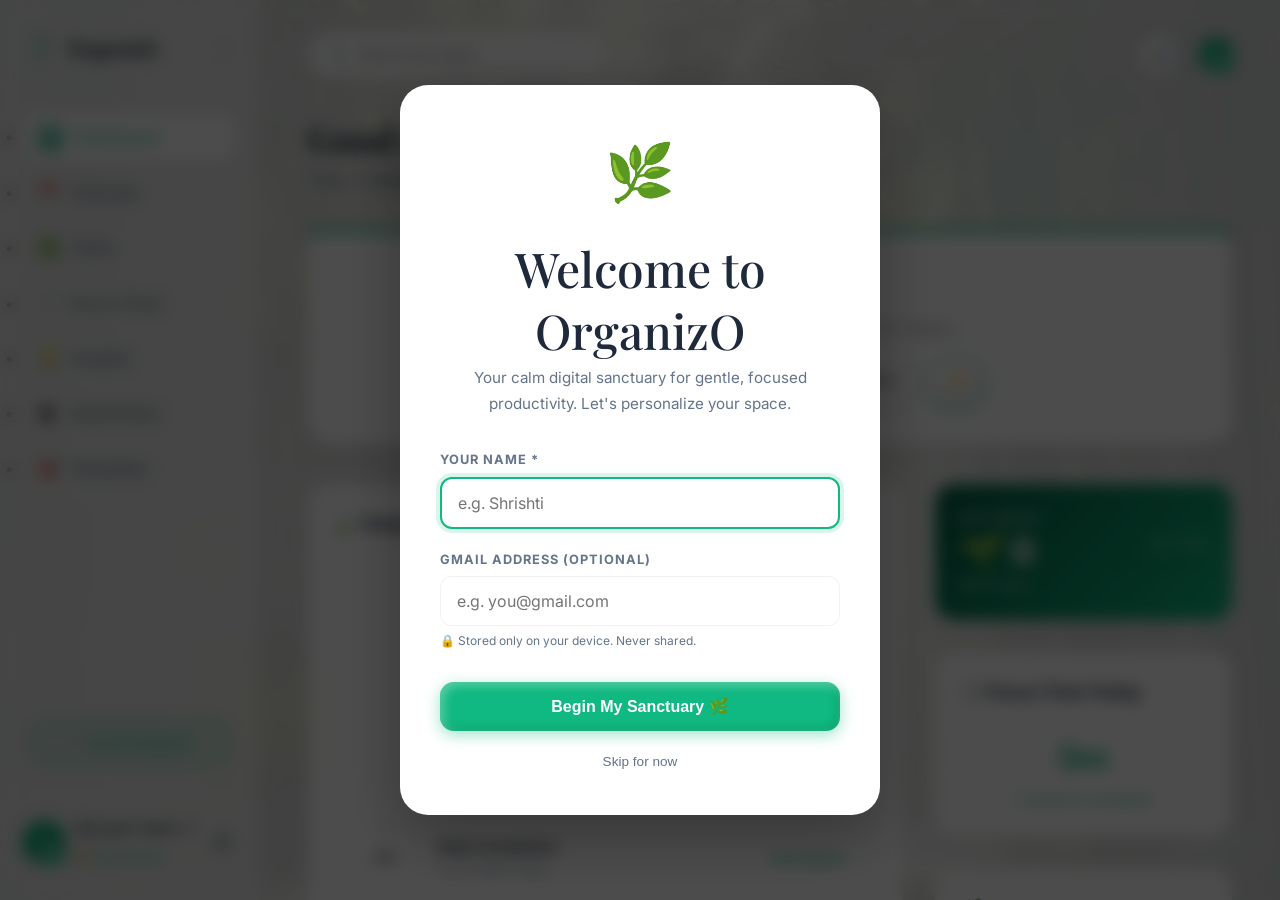
<file: app.html>
<!DOCTYPE html>
<html lang="en">

<head>
    <meta charset="UTF-8">
    <meta name="viewport" content="width=device-width, initial-scale=1.0">
    <meta http-equiv="X-UA-Compatible" content="IE=edge">
    <meta name="referrer" content="strict-origin-when-cross-origin">
    <!-- PWA / Play Store -->
    <link rel="manifest" href="manifest.json">
    <meta name="theme-color" content="#10B981">
    <meta name="mobile-web-app-capable" content="yes">
    <meta name="apple-mobile-web-app-capable" content="yes">
    <meta name="apple-mobile-web-app-status-bar-style" content="default">
    <meta name="apple-mobile-web-app-title" content="OrganizO">
    <link rel="apple-touch-icon" href="images/icon-192.png">
    <title>OrganizO - Zen Dashboard</title>
    <link rel="stylesheet" href="css/styles.css">
    <link rel="stylesheet" href="css/responsive.css">
    <link rel="stylesheet" href="css/app-styles.css">
    <link
        href="https://fonts.googleapis.com/css2?family=Playfair+Display:ital,wght@0,400;0,600;0,700;1,400&family=Inter:wght@300;400;500;600&family=Outfit:wght@300;400;600&family=Dancing+Script:wght@400;600&display=swap"
        rel="stylesheet">
    <style>
        :root {
            --app-bg: #F8FAF9;
            --accent-green: #10B981;
            --accent-green-glow: rgba(16, 185, 129, 0.4);
            --text-dark: #1E293B;
            --text-muted: #64748B;
            --glass-white: rgba(255, 255, 255, 0.7);
            --card-bg: white;
            --intention-bg: white;
            --input-bg: white;
            --ring-bg: #E2E8F0;
            --streak-bg: linear-gradient(135deg, #065F46 0%, #10B981 100%);
            --streak-text: white;
            --streak-pill: rgba(0, 0, 0, 0.05);
            --card-bg: white;
            --border-color: rgba(0,0,0,0.05);
        }

        body.app-body {
            background-color: var(--app-bg);
            background-image:
                linear-gradient(rgba(248, 250, 249, 0.85), rgba(248, 250, 249, 0.85)),
                url('./images/bamboo-bg.png');
            background-attachment: fixed;
            background-size: cover;
            color: var(--text-dark);
            font-family: 'Inter', sans-serif;
            transition: background 0.8s ease, color 0.3s ease;
        }

        /* CUSTOM THEMES */
        body.theme-sakura {
            --accent-green: #F43F5E;
            --accent-green-glow: rgba(244, 63, 94, 0.4);
            --streak-bg: linear-gradient(135deg, #881337 0%, #F43F5E 100%);
            --text-dark: #881337;
            background-image:
                linear-gradient(rgba(248, 250, 249, 0.75), rgba(248, 250, 249, 0.75)),
                url('./images/sakura.png');
        }
        body.theme-ocean {
            --accent-green: #0ea5e9;
            --accent-green-glow: rgba(14, 165, 233, 0.4);
            --streak-bg: linear-gradient(135deg, #075985 0%, #0EA5E9 100%);
            --text-dark: #075985;
            --text-muted: #334155;
            background-image:
                linear-gradient(rgba(240, 249, 255, 0.85), rgba(240, 249, 255, 0.85)),
                url('./images/ocean.png');
        }
        body.theme-sandstone {
            --accent-green: #D97706;
            --accent-green-glow: rgba(217, 119, 6, 0.4);
            --streak-bg: linear-gradient(135deg, #78350F 0%, #D97706 100%);
            --text-dark: #78350F;
            --app-bg: #FFFBF5;
            background-image:
                linear-gradient(rgba(255, 251, 245, 0.8), rgba(255, 251, 245, 0.8)),
                url('./images/sandstone.png');
        }
        body.theme-sunset {
            --accent-green: #a855f7;
            --accent-green-glow: rgba(168, 85, 247, 0.4);
            --streak-bg: linear-gradient(135deg, #3B0764 0%, #A855F7 100%);
            --text-dark: #4C1D95;
            --text-muted: #4B5563;
            background-image:
                linear-gradient(rgba(250, 245, 255, 0.85), rgba(250, 245, 255, 0.85)),
                url('./images/sunset.png');
        }
        body.theme-midnight {
            --app-bg: #0B1120;
            --accent-green: #2DD4BF;
            --accent-green-glow: rgba(45, 212, 191, 0.4);
            --text-dark: #F1F5F9;
            --text-muted: #94A3B8;
            --glass-white: rgba(15, 23, 42, 0.8);
            --card-bg: rgba(30, 41, 59, 0.7);
            --intention-bg: rgba(15, 23, 42, 0.9);
            --input-bg: rgba(0, 0, 0, 0.4);
            --ring-bg: rgba(255, 255, 255, 0.05);
            background-image:
                linear-gradient(rgba(11, 17, 32, 0.95), rgba(11, 17, 32, 0.95)),
                url('./images/midnight-slate.png');
        }
        /* UNIVERSAL DARK MODE OVERRIDES */
        body.dark-mode {
            --app-bg: #0F172A;
            --text-dark: #F8FAFC;
            --text-muted: #CBD5E1;
            --glass-white: rgba(15, 23, 42, 0.7);
            --card-bg: rgba(30, 41, 59, 0.6);
            --intention-bg: rgba(15, 23, 42, 0.8);
            --input-bg: rgba(0, 0, 0, 0.5);
            --ring-bg: rgba(255, 255, 255, 0.05);
            --border-color: rgba(255, 255, 255, 0.08);
        }

        body.dark-mode {
            background-image: linear-gradient(rgba(15, 23, 42, 0.15), rgba(15, 23, 42, 0.15)), var(--theme-bg-img);
            background-color: #0F172A;
        }

        body.dark-mode h1, body.dark-mode h2, body.dark-mode h3, body.dark-mode .sidebar-brand { color: #F8FAFC !important; text-shadow: 0 4px 10px rgba(0,0,0,0.5); }
        body.dark-mode .card, body.dark-mode .stat-card, body.dark-mode .intention-card { backdrop-filter: blur(12px); }

        body.dark-mode .sidebar { border-right: 1px solid rgba(255,255,255,0.05); background: rgba(15, 23, 42, 0.6) !important; }
        body.dark-mode .card, body.dark-mode .stat-card, body.dark-mode .intention-card { 
            border: 1px solid rgba(255,255,255,0.08); 
            background: var(--card-bg); 
            box-shadow: 0 10px 40px rgba(0,0,0,0.5);
        }
        body.dark-mode .input-field, body.dark-mode .search-box { background: var(--input-bg) !important; color: #F1F5F9 !important; border-color: rgba(255,255,255,0.1) !important; }
        body.dark-mode .modal-content { background: #1E293B; border: 1px solid rgba(255,255,255,0.1); color: #F1F5F9; box-shadow: 0 20px 60px rgba(0,0,0,0.6); }
        body.dark-mode .user-name, body.dark-mode .sidebar-brand { color: white; }
        body.dark-mode th, body.dark-mode .day-num { color: white !important; }
        body.dark-mode #notes-area { color: #F1F5F9 !important; }
        body.dark-mode .mobile-nav { background: rgba(15, 23, 42, 0.95) !important; border-color: rgba(255,255,255,0.08) !important; }

        /* Dark mode feedback button — must be clearly visible */
        body.dark-mode #sidebar-feedback-btn {
            background: rgba(16,185,129,0.18) !important;
            color: var(--accent-green) !important;
            border-color: var(--accent-green) !important;
        }
        body.dark-mode #sidebar-feedback-btn:hover {
            background: rgba(16,185,129,0.3) !important;
        }
        /* Dark mode settings gear */
        body.dark-mode #sidebar-settings-btn { color: #94A3B8 !important; }
        /* Dark mode task meta tag */
        body.dark-mode .tag-priority { background: rgba(255,255,255,0.06) !important; color: #CBD5E1 !important; }
        body.dark-mode .tag-priority.high { background: rgba(239,68,68,0.15) !important; color: #FCA5A5 !important; }
        /* Dark mode input/select inside modals */
        body.dark-mode input[type="text"],
        body.dark-mode input[type="email"],
        body.dark-mode input[type="date"],
        body.dark-mode select,
        body.dark-mode textarea {
            background: rgba(0,0,0,0.4) !important;
            color: #F1F5F9 !important;
            border-color: rgba(255,255,255,0.12) !important;
        }
        /* Deadline badge dark mode */
        body.dark-mode .deadline-badge { background: rgba(239,68,68,0.2) !important; color: #FCA5A5 !important; }
        body.dark-mode .due-soon-badge { background: rgba(245,158,11,0.2) !important; color: #FDE68A !important; }


        /* THEME BACKGROUNDS */
        body { --theme-bg-img: url('./images/bamboo-bg.png'); }
        body.theme-sakura { --theme-bg-img: url('./images/sakura.png'); }
        body.theme-ocean { --theme-bg-img: url('./images/ocean.png'); }
        body.theme-sandstone { --theme-bg-img: url('./images/sandstone.png'); }
        body.theme-sunset { --theme-bg-img: url('./images/sunset.png'); }
        body.theme-peaks { --theme-bg-img: url('./images/misty-peaks.png'); }

        body.theme-peaks {
            --accent-green: #64748B;
            --accent-green-glow: rgba(100, 116, 139, 0.3);
            --streak-bg: linear-gradient(135deg, #334155 0%, #64748B 100%);
            --text-dark: #334155;
        }

        body.theme-peaks:not(.dark-mode) {
            background-image: linear-gradient(rgba(240, 241, 243, 0.85), rgba(240, 241, 243, 0.85)), var(--theme-bg-img);
        }

        body.theme-peaks.dark-mode {
            --accent-green: #CBD5E1;
            --accent-green-glow: rgba(203, 213, 225, 0.15);
            --text-dark: #F8FAFC;
            background-image: linear-gradient(rgba(15, 23, 42, 0.15), rgba(15, 23, 42, 0.15)), var(--theme-bg-img);
        }

        /* Themed info boxes */
        .info-box { background: rgba(16, 185, 129, 0.05); border-radius: 16px; padding: 1.5rem; text-align: center; }
        body.dark-mode .info-box { background: rgba(255, 255, 255, 0.05); color: white; }
        body.dark-mode .info-box div { color: #E2E8F0; }

        .dynamic-bg {
            background-size: cover !important;
            background-repeat: no-repeat !important;
            background-position: center !important;
            transition: background-image 1.5s ease;
        }

        /* Zen Mode Enhancements */
        body.zen-mode-active .sidebar,
        body.zen-mode-active .mobile-nav,
        body.zen-mode-active header {
            display: none !important;
        }
        body.zen-mode-active .main-content {
            border-radius: 0 !important;
            margin: 0 !important;
            padding: 0 !important;
            height: 100vh !important;
        }

        .app-container {
            display: flex;
            height: 100vh;
            width: 100vw;
            overflow: hidden;
        }

        /* Sidebar Refinement */
        .sidebar {
            width: 260px;
            background: rgba(255, 255, 255, 0.4);
            backdrop-filter: blur(20px);
            border-right: 1px solid rgba(0, 0, 0, 0.05);
            display: flex;
            flex-direction: column;
            padding: 2rem 1.5rem;
            transition: width 0.35s cubic-bezier(0.4, 0, 0.2, 1),
                        padding 0.35s cubic-bezier(0.4, 0, 0.2, 1);
            overflow: hidden;
            flex-shrink: 0;
        }

        /* Collapsed sidebar */
        .sidebar.collapsed {
            width: 64px;
            padding: 2rem 0.75rem;
        }

        /* Toggle button inside sidebar header */
        .sidebar-toggle {
            margin-left: auto;
            background: none;
            border: none;
            cursor: pointer;
            color: var(--text-muted);
            opacity: 0.5;
            padding: 4px;
            border-radius: 6px;
            display: flex;
            align-items: center;
            transition: opacity 0.2s, transform 0.35s;
            flex-shrink: 0;
        }
        .sidebar-toggle:hover { opacity: 1; }
        .sidebar.collapsed .sidebar-toggle { transform: rotate(180deg); }

        /* Hide text labels when collapsed */
        .sidebar.collapsed .sidebar-brand,
        .sidebar.collapsed .nav-link-label,
        .sidebar.collapsed .sidebar-feedback,
        .sidebar.collapsed .user-info,
        .sidebar.collapsed .sidebar-cog { display: none !important; }

        /* Center icons when collapsed */
        .sidebar.collapsed .sidebar-logo { justify-content: center; gap: 0; }
        .sidebar.collapsed .nav-link { justify-content: center; padding: 10px; }
        .sidebar.collapsed .sidebar-user { justify-content: center; gap: 0; }

        /* Background transparency when collapsed — less gradient, more image */
        body.sidebar-collapsed {
            background-image:
                linear-gradient(rgba(248, 250, 249, 0.35), rgba(248, 250, 249, 0.35)),
                url('./images/bamboo-bg.png');
        }
        body.sidebar-collapsed.theme-sakura {
            background-image:
                linear-gradient(rgba(248, 250, 249, 0.3), rgba(248, 250, 249, 0.3)),
                url('./images/sakura.png');
        }
        body.sidebar-collapsed.theme-ocean {
            background-image:
                linear-gradient(rgba(240, 249, 255, 0.35), rgba(240, 249, 255, 0.35)),
                url('./images/ocean.png');
        }
        body.sidebar-collapsed.theme-sandstone {
            background-image:
                linear-gradient(rgba(255, 251, 245, 0.3), rgba(255, 251, 245, 0.3)),
                url('./images/sandstone.png');
        }
        body.sidebar-collapsed.theme-sunset {
            background-image:
                linear-gradient(rgba(250, 245, 255, 0.35), rgba(250, 245, 255, 0.35)),
                url('./images/sunset.png');
        }
        body.sidebar-collapsed.theme-midnight {
            background-image:
                linear-gradient(rgba(11, 17, 32, 0.55), rgba(11, 17, 32, 0.55)),
                url('./images/midnight-slate.png');
        }
        body.sidebar-collapsed.dark-mode {
            background-image: linear-gradient(rgba(15, 23, 42, 0.3), rgba(15, 23, 42, 0.3)), var(--theme-bg-img);
        }

        .sidebar-logo {
            display: flex;
            align-items: center;
            gap: 12px;
            margin-bottom: 3rem;
        }

        .sidebar-logo .logo-icon {
            width: 32px;
            height: 32px;
            color: var(--accent-green);
        }

        .sidebar-brand {
            font-family: 'Outfit', sans-serif;
            font-weight: 600;
            font-size: 1.25rem;
            color: var(--text-dark);
        }

        .nav-list {
            list-style: none;
            flex-grow: 1;
        }

        .nav-link {
            display: flex;
            align-items: center;
            gap: 12px;
            padding: 10px 14px;
            color: var(--text-muted);
            text-decoration: none;
            border-radius: 12px;
            margin-bottom: 8px;
            transition: all 0.2s ease;
            font-weight: 500;
        }

        .nav-link:hover,
        .nav-link.active {
            background: white;
            color: var(--accent-green);
            box-shadow: 0 4px 12px rgba(0, 0, 0, 0.03);
        }

        .nav-link.active .nav-icon {
            background: var(--accent-green);
            color: white;
            width: 24px;
            height: 24px;
            display: flex;
            align-items: center;
            justify-content: center;
            border-radius: 6px;
            font-size: 0.8rem;
        }

        /* Profile at Bottom */
        .sidebar-user {
            margin-top: auto;
            display: flex;
            align-items: center;
            gap: 12px;
            padding-top: 2rem;
            border-top: 1px solid rgba(0, 0, 0, 0.05);
        }

        .user-avatar {
            width: 40px;
            height: 40px;
            border-radius: 50%;
            background: #E2E8F0;
            display: flex;
            align-items: center;
            justify-content: center;
            font-weight: 600;
            color: var(--text-muted);
        }

        .user-info .user-name {
            font-size: 0.9rem;
            font-weight: 600;
            display: block;
        }

        .sidebar-user:hover svg {
            opacity: 0.8 !important;
        }

        /* Main Content */
        .main-content {
            flex-grow: 1;
            padding: 2rem 3rem;
            overflow-y: auto;
        }

        .top-nav {
            display: flex;
            justify-content: space-between;
            align-items: center;
            margin-bottom: 2.5rem;
        }

        .search-box {
            background: var(--input-bg);
            border-radius: 50px;
            padding: 8px 20px;
            width: 300px;
            display: flex;
            align-items: center;
            gap: 10px;
            box-shadow: 0 2px 10px rgba(0, 0, 0, 0.02);
            border: 1px solid rgba(0, 0, 0, 0.05);
        }

        .search-box input {
            background: transparent;
            color: inherit;
            border: none;
            outline: none;
            width: 100%;
            font-size: 0.9rem;
        }

        .top-actions {
            display: flex;
            align-items: center;
            gap: 1.5rem;
        }

        .icon-btn {
            background: white;
            width: 36px;
            height: 36px;
            border-radius: 50%;
            display: flex;
            align-items: center;
            justify-content: center;
            color: var(--text-muted);
            border: 1px solid rgba(0, 0, 0, 0.05);
            cursor: pointer;
            transition: all 0.2s;
        }

        .icon-btn:hover {
            color: var(--accent-green);
            transform: translateY(-2px);
        }

        /* Content Sections */
        .header-section {
            margin-bottom: 2.5rem;
        }

        .header-section h1, .dashboard-header h1 {
            font-size: 2.25rem;
            font-weight: 700;
            margin-bottom: 0.5rem;
            color: var(--text-dark);
        }

        .header-section p {
            color: var(--text-muted);
            font-size: 1.1rem;
        }

        /* Intention Card */
        .intention-card {
            background: var(--intention-bg);
            border-radius: 24px;
            padding: 2.5rem;
            text-align: center;
            margin-bottom: 2.5rem;
            box-shadow: 0 10px 30px rgba(0, 0, 0, 0.03);
            border: 1px solid rgba(0, 0, 0, 0.02);
            position: relative;
            overflow: hidden;
        }

        .intention-card::before {
            content: '';
            position: absolute;
            top: 0;
            left: 0;
            width: 100%;
            height: 4px;
            background: var(--accent-green);
        }

        .intention-label {
            text-transform: uppercase;
            font-size: 0.75rem;
            font-weight: 700;
            letter-spacing: 1.5px;
            color: var(--accent-green);
            margin-bottom: 1rem;
            display: block;
        }

        .intention-text {
            font-family: 'Playfair Display', serif;
            font-size: 1.75rem;
            font-weight: 600;
            font-style: italic;
            margin-bottom: 1.5rem;
            max-width: 600px;
            margin-left: auto;
            margin-right: auto;
        }        .btn-focus {
            background: var(--accent-green);
            color: white;
            border: none;
            padding: 10px 24px;
            border-radius: 50px;
            cursor: pointer;
            font-weight: 700;
            transition: all 0.3s cubic-bezier(0.4, 0, 0.2, 1);
            box-shadow: 0 4px 15px var(--accent-green-glow),
                        inset 4px 4px 10px rgba(255, 255, 255, 0.3),
                        inset -4px -4px 10px rgba(0, 0, 0, 0.1);
            backdrop-filter: blur(8px);
        }

        .btn-focus:hover {
            transform: translateY(-2px);
            box-shadow: 0 8px 25px var(--accent-green-glow),
                        inset 6px 6px 12px rgba(255, 255, 255, 0.4),
                        inset -6px -6px 12px rgba(0, 0, 0, 0.15);
        }

        .glass-panel {
            background: rgba(255, 255, 255, 0.1);
            backdrop-filter: blur(16px);
            -webkit-backdrop-filter: blur(16px);
            border: 1px solid rgba(255, 255, 255, 0.2);
            box-shadow: 0 8px 32px rgba(0, 0, 0, 0.05);
        }
        
        body.dark-mode .glass-panel {
            background: rgba(15, 23, 42, 0.4);
            border: 1px solid rgba(255, 255, 255, 0.05);
        }

        .clay-btn {
            background: var(--card-bg);
            border-radius: 24px;
            box-shadow: 0 4px 10px rgba(0,0,0,0.05),
                        inset 4px 4px 8px rgba(255,255,255,0.4),
                        inset -4px -4px 8px rgba(0,0,0,0.05);
            transition: all 0.3s;
            border: 1px solid var(--border-color);
        }
        body.dark-mode .clay-btn {
            box-shadow: 0 4px 10px rgba(0,0,0,0.2),
                        inset 4px 4px 8px rgba(255,255,255,0.05),
                        inset -4px -4px 8px rgba(0,0,0,0.3);
        }
        .clay-btn:active {
            transform: scale(0.98);
            box-shadow: inset 6px 6px 10px rgba(0,0,0,0.1), inset -6px -6px 10px rgba(255,255,255,0.1);
        }

        .btn-secondary {
            background: var(--card-bg);
            color: var(--text-dark);
            border: 1px solid var(--border-color);
            box-shadow: none;
        }

        /* Grid Layout */
        .dashboard-grid {
            display: grid;
            grid-template-columns: 2fr 1fr;
            gap: 2rem;
        }

        .column {
            display: flex;
            flex-direction: column;
            gap: 2rem;
        }

        .card {
            background: var(--card-bg);
            border-radius: 20px;
            padding: 1.5rem;
            box-shadow: 0 4px 20px rgba(0, 0, 0, 0.02);
            border: 1px solid rgba(0, 0, 0, 0.03);
        }

        .card-header {
            display: flex;
            justify-content: space-between;
            align-items: center;
            margin-bottom: 1.5rem;
        }

        .calendar-day-card {
            background: var(--card-bg);
            border-radius: 12px;
            padding: 10px;
            height: 120px;
            border: 1px solid var(--border-color);
            cursor: pointer;
            transition: all 0.2s ease;
            overflow: hidden;
            display: flex;
            flex-direction: column;
            position: relative; /* needed for ::after hint */
        }

        .calendar-day-card.today {
            border-color: var(--accent-green);
        }

        .badge-event {
            font-size: 0.65rem;
            background: #F0F9FF;
            color: #0369A1;
            border-radius: 4px;
            padding: 2px 4px;
            border-left: 3px solid #0369A1;
            display: flex;
            justify-content: space-between;
            align-items: center;
            margin-top: 2px;
        }

        .badge-deadline {
            font-size: 0.65rem;
            background: #FEF2F2;
            color: #EF4444;
            border-radius: 4px;
            padding: 2px 4px;
            border-left: 3px solid #EF4444;
            display: flex;
            justify-content: space-between;
            align-items: center;
            margin-top: 2px;
        }

        body.theme-midnight .badge-event { background: rgba(14, 165, 233, 0.1); color: #7DD3FC; border-color: #0EA5E9; }
        body.theme-midnight .badge-deadline { background: rgba(239, 68, 68, 0.1); color: #FCA5A5; border-color: #EF4444; }

        /* Minimalist Scrollbars */
        ::-webkit-scrollbar { width: 6px; }
        ::-webkit-scrollbar-track { background: transparent; }
        ::-webkit-scrollbar-thumb { background: rgba(0,0,0,0.1); border-radius: 10px; }
        body.theme-midnight ::-webkit-scrollbar-thumb { background: rgba(255,255,255,0.1); }
        * { scrollbar-width: thin; scrollbar-color: rgba(0,0,0,0.1) transparent; }
        body.theme-midnight * { scrollbar-color: rgba(255,255,255,0.1) transparent; }

        .card-title {
            font-weight: 700;
            font-size: 1.1rem;
            display: flex;
            align-items: center;
            gap: 8px;
            color: var(--text-dark);
        }

        .add-btn {
            color: var(--accent-green);
            font-size: 0.8rem;
            font-weight: 600;
            text-decoration: none;
        }

        /* Task List */
        .task-list {
            list-style: none;
        }

        .task-item {
            display: flex;
            align-items: center;
            gap: 12px;
            padding: 12px 0;
            border-bottom: 1px solid rgba(0, 0, 0, 0.03);
        }

        .checkbox {
            width: 20px;
            height: 20px;
            border: 2px solid #E2E8F0;
            border-radius: 6px;
            cursor: pointer;
            transition: all 0.2s;
        }

        .task-item:hover .checkbox {
            border-color: var(--accent-green);
        }

        .task-info {
            flex-grow: 1;
        }

        .task-name {
            font-size: 0.95rem;
            font-weight: 500;
        }

        .task-meta {
            font-size: 0.75rem;
            color: var(--text-muted);
            margin-top: 2px;
        }

        .tag-priority {
            font-size: 0.7rem;
            padding: 2px 8px;
            border-radius: 4px;
            font-weight: 600;
            background: #F1F5F9;
            color: #475569;
        }

        .tag-priority.high {
            background: #FEF2F2;
            color: #EF4444;
        }

        /* Stats & Habits */
        .stat-item {
            margin-bottom: 1.5rem;
        }

        .stat-label {
            display: flex;
            justify-content: space-between;
            font-size: 0.85rem;
            margin-bottom: 6px;
        }

        .progress-bar {
            height: 6px;
            background: #F1F5F9;
            border-radius: 10px;
            overflow: hidden;
        }

        .progress-fill {
            height: 100%;
            background: var(--accent-green);
            border-radius: 10px;
        }

        .habit-dots {
            display: flex;
            gap: 4px;
            margin-top: 8px;
        }

        .dot {
            width: 12px;
            height: 6px;
            background: #E2E8F0;
            border-radius: 2px;
        }

        .dot.active {
            background: var(--accent-green);
        }

        /* 📱 RESPONSIVE - MOBILE NAV */
        .mobile-nav {
            display: none;
            position: fixed;
            bottom: 0;
            left: 0;
            right: 0;
            background: rgba(255, 255, 255, 0.95);
            backdrop-filter: blur(20px);
            border-top: 1px solid rgba(0, 0, 0, 0.05);
            padding: 10px 0;
            z-index: 1000;
            /* Scrollable horizontal nav for 7+ items */
            overflow-x: auto;
            overflow-y: hidden;
            justify-content: flex-start;
            align-items: center;
            gap: 0;
            scrollbar-width: none; /* Firefox */
            -ms-overflow-style: none; /* IE/Edge */
            -webkit-overflow-scrolling: touch;
        }

        .mobile-nav::-webkit-scrollbar { display: none; } /* Chrome/Safari */

        body.theme-midnight .mobile-nav {
            background: rgba(15, 23, 42, 0.95);
            border-top-color: rgba(255, 255, 255, 0.1);
        }

        .mobile-nav-link {
            text-decoration: none;
            display: flex;
            flex-direction: column;
            align-items: center;
            gap: 4px;
            color: var(--text-muted);
            font-size: 0.65rem;
            font-weight: 600;
            opacity: 0.6;
            flex: 0 0 75px; /* Fixed width for better horizontal scrolling */
            transition: all 0.3s cubic-bezier(0.4, 0, 0.2, 1);
            padding: 5px 0;
        }

        .mobile-nav-link.active {
            color: var(--accent-green);
            opacity: 1;
            transform: translateY(-2px);
        }

        .mobile-nav-icon { 
            font-size: 1.3rem;
            margin-bottom: 2px;
        }

        @media (max-width: 768px) {
            .app-container { flex-direction: column; }
            .sidebar { display: none !important; }
            .mobile-nav { display: flex; padding-bottom: max(10px, env(safe-area-inset-bottom)); box-shadow: 0 -10px 40px rgba(0,0,0,0.1); }
            .main-content { padding: 1.5rem 1.25rem 6.5rem 1.25rem !important; height: 100vh; overflow-y: auto; }
            
            /* Typography Fixes */
            .header-section { margin-bottom: 1.5rem !important; }
            .header-section h1, .dashboard-header h1 { font-size: 1.6rem !important; line-height: 1.25; margin-bottom: 0.25rem; }
            .header-section p { font-size: 0.95rem; opacity: 0.9; }
            
            /* Components */
            .search-box { 
                width: 100% !important; 
                margin-bottom: 0.5rem; 
                background: rgba(255,255,255,0.7); 
                backdrop-filter: blur(10px);
            }
            body.dark-mode .search-box { background: rgba(0,0,0,0.4) !important; }
            
            .top-nav { flex-direction: column; gap: 0.5rem; align-items: stretch; margin-bottom: 1.5rem; }
            
            .intention-card { padding: 1.5rem 1.25rem !important; margin-bottom: 1.5rem !important; }
            .intention-text { font-size: 1.3rem !important; margin-bottom: 1.25rem !important; }
            
            .dashboard-grid { grid-template-columns: 1fr !important; gap: 1rem !important; }
            
            /* Buttons */
            .btn-focus { width: 100%; text-align: center; justify-content: center; padding: 12px !important; }
            .intention-card > div { flex-direction: column; gap: 0.75rem !important; width: 100%; }
            
            /* Calendar */
            .calendar-grid { gap: 5px !important; }
            .calendar-day-card { min-height: 50px !important; padding: 4px !important; }
            .day-num { font-size: 0.8rem !important; }
            
            /* Cards */
            .card { padding: 1.25rem !important; }
        }
    </style>
</head>

<body class="app-body">
    <div class="app-container">
        <!-- Sidebar -->
        <aside class="sidebar" id="app-sidebar">
            <div class="sidebar-logo">
                <svg class="logo-icon" viewBox="0 0 100 100" xmlns="http://www.w3.org/2000/svg">
                    <path d="M50 90 Q40 60 55 10" fill="none" stroke="currentColor" stroke-width="4"
                        stroke-linecap="round" />
                    <path d="M50 90 Q60 60 45 30" fill="none" stroke="currentColor" stroke-width="3"
                        stroke-linecap="round" opacity="0.6" />
                    <path d="M55 30 Q75 20 80 40 Q65 45 55 30 Z" fill="currentColor" opacity="0.9" />
                </svg>
                <span class="sidebar-brand">OrganizO</span>
                <button class="sidebar-toggle" id="sidebar-toggle-btn" title="Toggle sidebar">
                    <svg width="16" height="16" viewBox="0 0 24 24" fill="none" stroke="currentColor" stroke-width="2.5" stroke-linecap="round" stroke-linejoin="round">
                        <polyline points="15 18 9 12 15 6"></polyline>
                    </svg>
                </button>
            </div>

            <nav class="nav-list">
                <ul>
                    <li class="nav-item"><a href="#" class="nav-link active" data-view="dashboard"><span class="nav-icon">📊</span><span class="nav-link-label"> Dashboard</span></a></li>
                    <li class="nav-item"><a href="#" class="nav-link" data-view="calendar"><span class="nav-icon">📅</span><span class="nav-link-label"> Calendar</span></a></li>
                    <li class="nav-item"><a href="#" class="nav-link" data-view="tasks"><span class="nav-icon">✅</span><span class="nav-link-label"> Tasks</span></a></li>
                    <li class="nav-item"><a href="#" class="nav-link" data-view="timer"><span class="nav-icon">⏱️</span><span class="nav-link-label"> Focus Timer</span></a></li>
                    <li class="nav-item"><a href="#" class="nav-link" data-view="insights"><span class="nav-icon">💡</span><span class="nav-link-label"> Insights</span></a></li>
                    <li class="nav-item"><a href="#" class="nav-link" data-view="notes"><span class="nav-icon">📓</span><span class="nav-link-label"> Quiet Notes</span></a></li>
                    <li class="nav-item"><a href="#" class="nav-link" data-view="templates"><span class="nav-icon">🎯</span><span class="nav-link-label"> Templates</span></a></li>
                    <li class="nav-item" id="sidebar-pro-link"><a href="#" class="nav-link" onclick="event.preventDefault(); window.organizoApp && window.organizoApp.showProModal()"><span class="nav-icon">⭐</span><span class="nav-link-label" style="color: #10B981; font-weight: 700;"> Pro</span></a></li>
                </ul>
            </nav>

            <div class="sidebar-feedback" style="margin-bottom: 1.25rem; padding: 0 5px;">
                <button id="sidebar-feedback-btn"
                    style="width: 100%; border-radius: 14px; font-weight: 600; font-size: 0.85rem; display: flex; align-items: center; justify-content: center; gap: 8px; border: 1.5px solid var(--accent-green); color: var(--accent-green); background: rgba(16,185,129,0.08); padding: 12px; transition: all 0.3s ease; cursor: pointer;"
                    onclick="window.organizoApp && window.organizoApp.showFeedbackModal()">
                    💌 Send Feedback
                </button>
            </div>

            <div class="sidebar-user" style="cursor: default;">
                <!-- Avatar: click for COLOR PALETTE -->
                <div class="user-avatar profile-edit-trigger"
                    onclick="window.organizoApp && window.organizoApp.showColorPalette()"
                    style="background: linear-gradient(135deg, #10B981, #059669); color: white; font-weight: 700; cursor: pointer; position: relative;"
                    title="🎨 Change theme color">
                </div>
                <div class="user-info" style="flex: 1; min-width: 0;">
                    <span class="user-name" style="display: block; overflow: hidden; text-overflow: ellipsis; white-space: nowrap;">Loading...</span>
                    <span style="font-size: 0.7rem; color: var(--accent-green); font-weight: 600; opacity: 0.8;">🎨 Tap to theme</span>
                </div>
                <!-- Gear icon: click for SETTINGS -->
                <button id="sidebar-settings-btn"
                    onclick="window.organizoApp && window.organizoApp.showSettingsModal()"
                    title="Settings"
                    style="background: none; border: none; cursor: pointer; color: var(--text-muted); padding: 4px; border-radius: 8px; display: flex; align-items: center; transition: all 0.2s; flex-shrink: 0;"
                    onmouseover="this.style.color='var(--accent-green)'; this.style.background='rgba(16,185,129,0.1)';"
                    onmouseout="this.style.color='var(--text-muted)'; this.style.background='none';">
                    <svg width="18" height="18" viewBox="0 0 24 24" fill="none" stroke="currentColor" stroke-width="2" stroke-linecap="round" stroke-linejoin="round">
                        <circle cx="12" cy="12" r="3"></circle>
                        <path d="M19.4 15a1.65 1.65 0 0 0 .33 1.82l.06.06a2 2 0 0 1-2.83 2.83l-.06-.06a1.65 1.65 0 0 0-1.82-.33 1.65 1.65 0 0 0-1 1.51V21a2 2 0 0 1-4 0v-.09A1.65 1.65 0 0 0 9 19.4a1.65 1.65 0 0 0-1.82.33l-.06.06a2 2 0 0 1-2.83-2.83l.06-.06A1.65 1.65 0 0 0 4.68 15a1.65 1.65 0 0 0-1.51-1H3a2 2 0 0 1 0-4h.09A1.65 1.65 0 0 0 4.6 9a1.65 1.65 0 0 0-.33-1.82l-.06-.06a2 2 0 0 1 2.83-2.83l.06.06A1.65 1.65 0 0 0 9 4.68a1.65 1.65 0 0 0 1-1.51V3a2 2 0 0 1 4 0v.09a1.65 1.65 0 0 0 1 1.51 1.65 1.65 0 0 0 1.82-.33l.06-.06a2 2 0 0 1 2.83 2.83l-.06.06A1.65 1.65 0 0 0 19.4 9a1.65 1.65 0 0 0 1.51 1H21a2 2 0 0 1 0 4h-.09a1.65 1.65 0 0 0-1.51 1z"></path>
                    </svg>
                </button>
            </div>
        </aside>

        <!-- Main Content -->
        <main class="main-content">
            <nav class="top-nav">
                <div class="search-box">
                    <span>🔍</span>
                    <input type="text" placeholder="Find sanctuary in your tasks...">
                </div>
                <div class="top-actions">
                    <button class="icon-btn" title="Toggle Night Mode"
                        onclick="window.organizoApp && window.organizoApp.toggleDarkMode()">🌙</button>
                    <div class="user-avatar profile-edit-trigger"
                        style="width: 32px; height: 32px; font-size: 0.8rem; cursor: pointer;"
                        onclick="window.organizoApp && window.organizoApp.showProfileModal()">JS</div>
                </div>
            </nav>

            <header class="header-section">
                <h1 id="greeting">Good morning, Friend ☀️</h1>
                <p>Take a deep breath. It's <span id="current-date">today</span>.</p>
            </header>

            <!-- Daily Intention -->
            <section class="intention-card">
                <span class="intention-label">Today's Single Intention</span>
                <h2 class="intention-text">"Draft the creative brief with presence and clarity"</h2>
                <div style="display: flex; justify-content: center; gap: 1rem;">
                    <button class="btn-focus">Start Focus Session</button>
                    <button class="btn-focus"
                        style="background: white; color: var(--text-dark); border: 1px solid #E2E8F0; box-shadow: none;">Edit
                        Focus</button>
                </div>
            </section>

            <!-- Dashboard Grid -->
            <div class="dashboard-grid" id="dashboard-grid">
                <!-- Content will be injected by app.js -->
                <div style="grid-column: span 2; text-align: center; padding: 4rem; color: var(--text-muted);">
                    <div class="zen-loader">🌿</div>
                    <p>Creating your peaceful space...</p>
                </div>
            </div>
        </main>
    </div>

    <!-- 📱 MOBILE BOTTOM NAV -->
    <nav class="mobile-nav">
        <a href="#" class="mobile-nav-link active" data-view="dashboard">
            <span class="mobile-nav-icon">📊</span>
            <span>Home</span>
        </a>
        <a href="#" class="mobile-nav-link" data-view="calendar">
            <span class="mobile-nav-icon">📅</span>
            <span>Events</span>
        </a>
        <a href="#" class="mobile-nav-link" data-view="tasks">
            <span class="mobile-nav-icon">✅</span>
            <span>Tasks</span>
        </a>
        <a href="#" class="mobile-nav-link" data-view="timer">
            <span class="mobile-nav-icon">⏱️</span>
            <span>Focus</span>
        </a>
        <a href="#" class="mobile-nav-link" data-view="insights">
            <span class="mobile-nav-icon">💡</span>
            <span>Insights</span>
        </a>
        <a href="#" class="mobile-nav-link" data-view="templates">
            <span class="mobile-nav-icon">🎯</span>
            <span>Templates</span>
        </a>
        <a href="#" class="mobile-nav-link" data-view="notes">
            <span class="mobile-nav-icon">📓</span>
            <span>Notes</span>
        </a>
    </nav>

    <!-- 🌿 FLOATING ACTION BUTTON (FAB) - Quick Add Task -->
    <button id="fab-add-task"
        onclick="window.organizoApp && window.organizoApp.showAddTaskModal()"
        title="Quick add task"
        style="
            position: fixed;
            bottom: 90px;
            right: 20px;
            width: 58px;
            height: 58px;
            border-radius: 50%;
            background: linear-gradient(135deg, #10B981, #059669);
            color: white;
            border: none;
            font-size: 1.6rem;
            cursor: pointer;
            box-shadow: 0 8px 25px rgba(16,185,129,0.45), 0 2px 8px rgba(0,0,0,0.15);
            display: none;
            align-items: center;
            justify-content: center;
            z-index: 500;
            transition: all 0.3s cubic-bezier(0.34,1.56,0.64,1);
        "
        onmouseover="this.style.transform='scale(1.12)'"
        onmouseout="this.style.transform='scale(1)'">
        +
    </button>

    <style>
        .zen-loader {
            font-size: 3rem;
            animation: pulse 2s infinite ease-in-out;
            margin-bottom: 1rem;
        }

        @keyframes pulse {
            0% { opacity: 0.4; transform: scale(0.95); }
            50% { opacity: 1; transform: scale(1.05); }
            100% { opacity: 0.4; transform: scale(0.95); }
        }

        @keyframes slideUp {
            from { opacity: 0; transform: translateX(-50%) translateY(20px); }
            to   { opacity: 1; transform: translateX(-50%) translateY(0); }
        }

        @keyframes slideDown {
            from { opacity: 0; transform: translateX(-50%) translateY(-20px); }
            to   { opacity: 1; transform: translateX(-50%) translateY(0); }
        }

        /* Generic slide up for non-centered elements */
        @keyframes slideUpSimple {
            from { opacity: 0; transform: translateY(12px); }
            to   { opacity: 1; transform: translateY(0); }
        }

        /* Task entrance animation */
        @keyframes fadeInTask {
            from { opacity: 0; transform: translateX(-8px); }
            to   { opacity: 1; transform: translateX(0); }
        }

        /* Color palette swatch hover */
        .theme-swatch:hover { transform: translateY(-4px) scale(1.04) !important; }
        .theme-swatch { transition: all 0.25s cubic-bezier(0.34,1.56,0.64,1) !important; }

        /* Avatar tooltip hint */
        .user-avatar.profile-edit-trigger {
            animation: avatarPulse 3s ease-in-out infinite;
        }
        @keyframes avatarPulse {
            0%, 100% { box-shadow: 0 0 0 3px rgba(16,185,129,0.3), 0 0 0 6px rgba(16,185,129,0.1); }
            50% { box-shadow: 0 0 0 4px rgba(16,185,129,0.5), 0 0 0 8px rgba(16,185,129,0.15); }
        }

        /* Sidebar user section */
        .sidebar-user { position: relative; }


        /* Calendar interactive day hover */
        .calendar-day-card:not(.empty-day):hover {
            transform: translateY(-2px);
            box-shadow: 0 8px 25px rgba(0,0,0,0.12);
            border-color: var(--accent-green) !important;
        }
        .calendar-day-card:not(.empty-day):hover .day-num {
            color: var(--accent-green) !important;
        }
        .calendar-day-card:after {
            content: '+ Event';
            position: absolute;
            bottom: 4px;
            right: 6px;
            font-size: 0.55rem;
            color: var(--accent-green);
            opacity: 0;
            transition: opacity 0.2s;
            font-weight: 700;
            text-transform: uppercase;
            letter-spacing: 0.5px;
        }
        .calendar-day-card:not(.empty-day):hover::after { opacity: 0.7; }
    </style>

    <script src="js/app.js"></script>
    <script>
        // Register Service Worker for PWA / Play Store support
        if ('serviceWorker' in navigator) {
            navigator.serviceWorker.register('sw.js')
                .then(reg => console.log('[OrganizO] SW registered:', reg.scope))
                .catch(err => console.warn('[OrganizO] SW failed:', err));
        }

        // ── Sidebar collapse toggle ──────────────────────────────
        (function() {
            const sidebar = document.getElementById('app-sidebar');
            const btn     = document.getElementById('sidebar-toggle-btn');
            const body    = document.body;

            // Restore state from localStorage
            if (localStorage.getItem('sidebarCollapsed') === 'true') {
                sidebar.classList.add('collapsed');
                body.classList.add('sidebar-collapsed');
            }

            btn.addEventListener('click', function(e) {
                e.stopPropagation();
                const isCollapsed = sidebar.classList.toggle('collapsed');
                body.classList.toggle('sidebar-collapsed', isCollapsed);
                localStorage.setItem('sidebarCollapsed', isCollapsed);
            });
        })();
    </script>
</body>

</html>
</file>
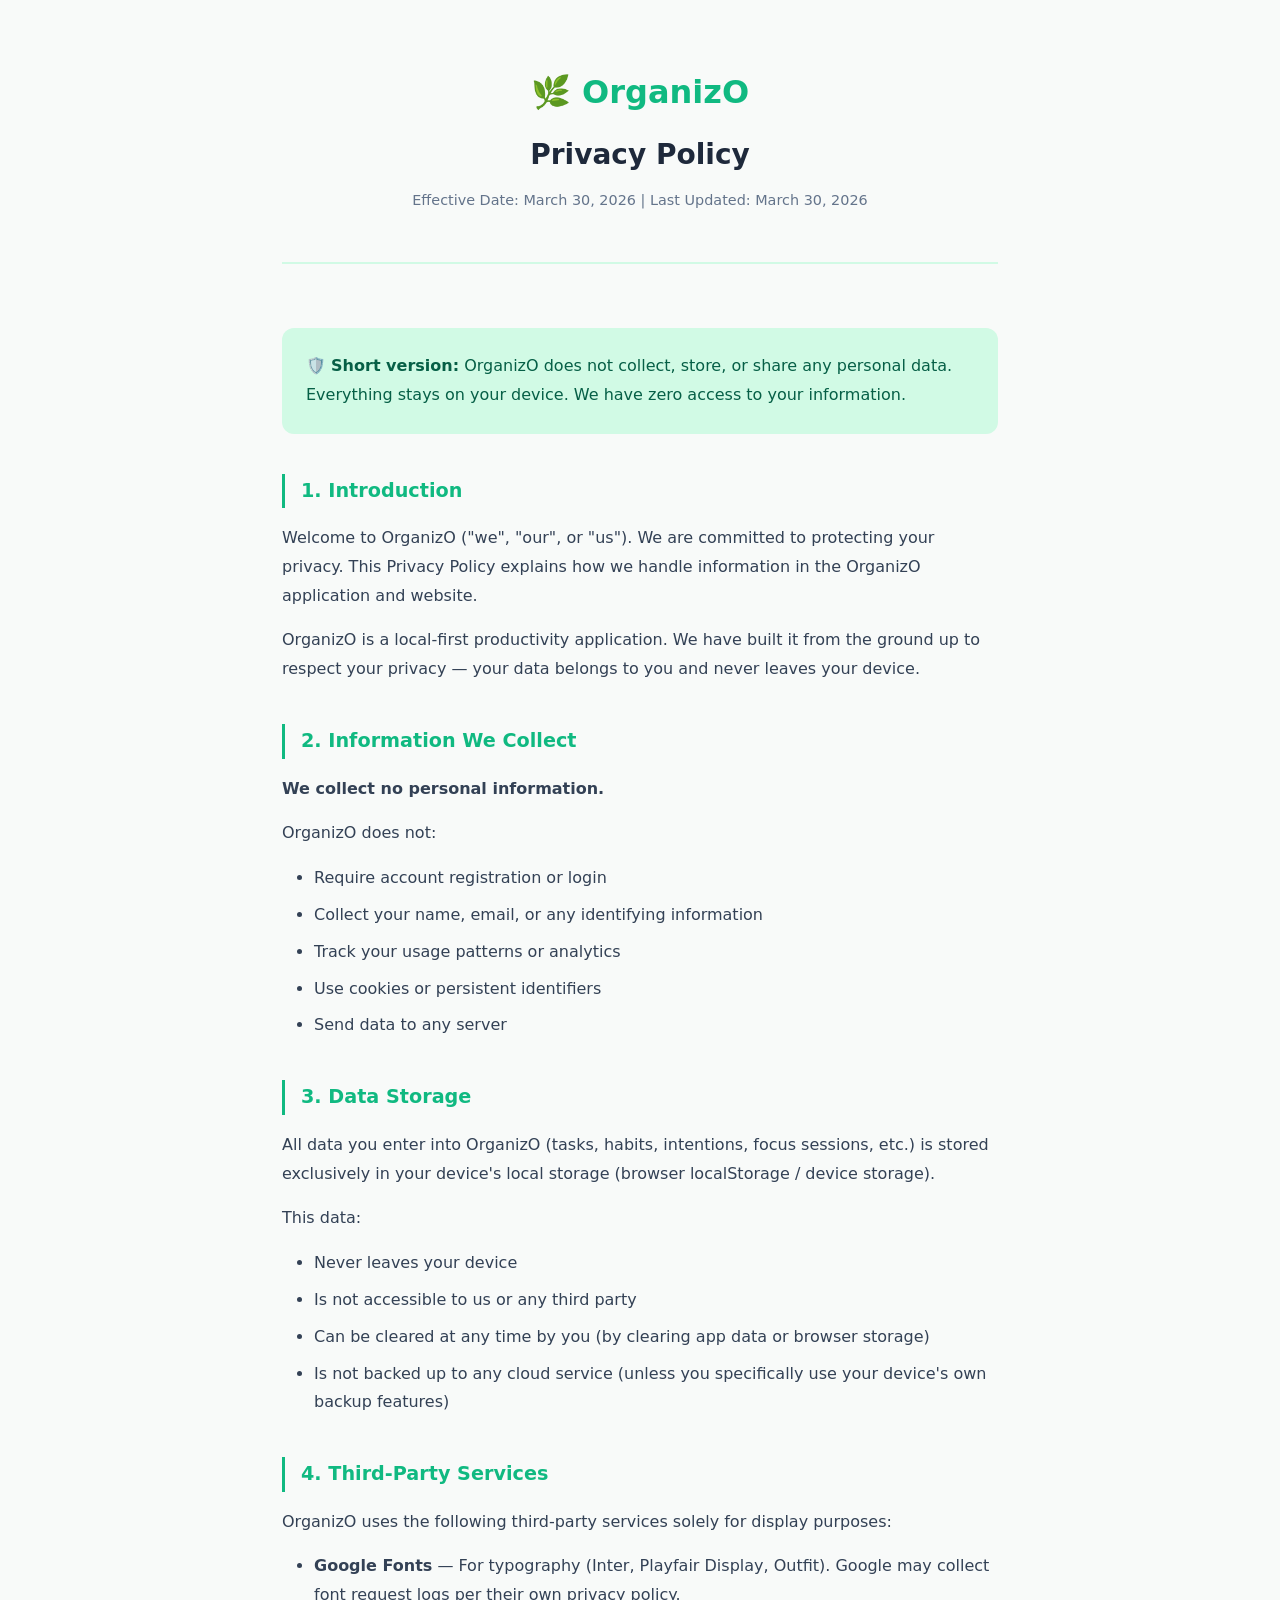
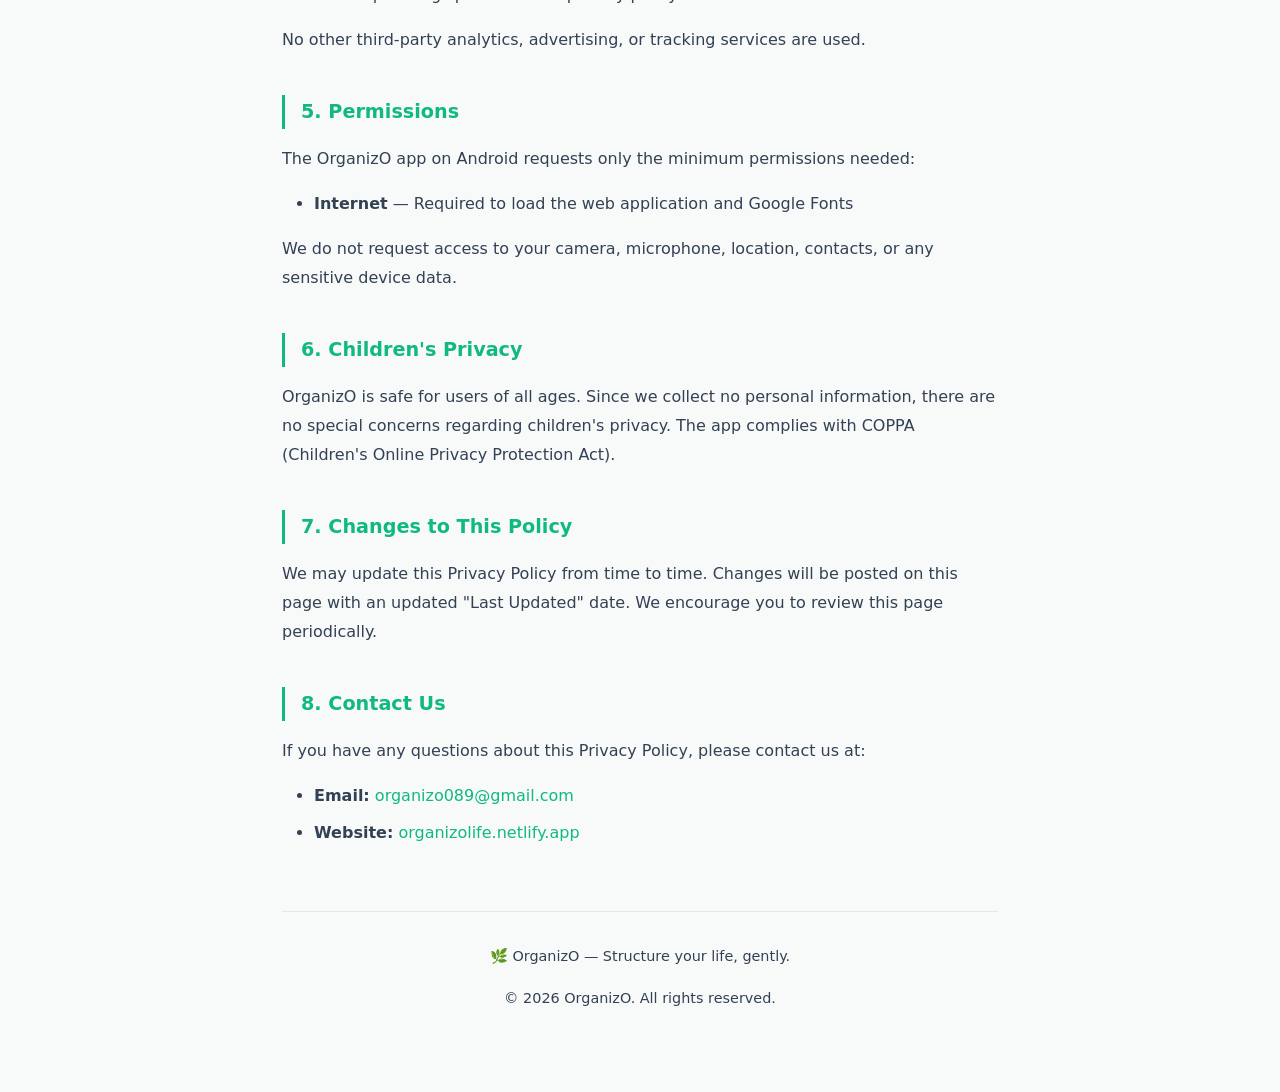
<file: privacy-policy.html>
<!DOCTYPE html>
<html lang="en">
<head>
    <meta charset="UTF-8">
    <meta name="viewport" content="width=device-width, initial-scale=1.0">
    <title>OrganizO — Privacy Policy</title>
    <style>
        * { margin: 0; padding: 0; box-sizing: border-box; }
        body {
            font-family: 'Segoe UI', system-ui, -apple-system, sans-serif;
            background: #F8FAF9;
            color: #1E293B;
            line-height: 1.8;
            padding: 0 1rem;
        }
        .container {
            max-width: 780px;
            margin: 0 auto;
            padding: 4rem 2rem;
        }
        header {
            text-align: center;
            margin-bottom: 4rem;
            padding-bottom: 2rem;
            border-bottom: 2px solid #D1FAE5;
        }
        .logo {
            font-size: 2rem;
            font-weight: 700;
            color: #10B981;
            margin-bottom: 0.5rem;
        }
        h1 {
            font-size: 1.75rem;
            color: #1E293B;
            font-weight: 600;
        }
        .date {
            color: #64748B;
            font-size: 0.9rem;
            margin-top: 0.5rem;
        }
        h2 {
            font-size: 1.2rem;
            font-weight: 600;
            color: #10B981;
            margin: 2.5rem 0 1rem 0;
            padding-left: 1rem;
            border-left: 3px solid #10B981;
        }
        p { margin-bottom: 1rem; color: #334155; }
        ul { margin: 0.5rem 0 1rem 2rem; }
        li { margin-bottom: 0.5rem; color: #334155; }
        .highlight-box {
            background: #D1FAE5;
            border-radius: 12px;
            padding: 1.5rem;
            margin: 2rem 0;
            font-weight: 500;
            color: #065F46;
        }
        footer {
            text-align: center;
            margin-top: 4rem;
            padding-top: 2rem;
            border-top: 1px solid #E2E8F0;
            color: #64748B;
            font-size: 0.9rem;
        }
        a { color: #10B981; text-decoration: none; }
        a:hover { text-decoration: underline; }
    </style>
</head>
<body>
    <div class="container">
        <header>
            <div class="logo">🌿 OrganizO</div>
            <h1>Privacy Policy</h1>
            <p class="date">Effective Date: March 30, 2026 | Last Updated: March 30, 2026</p>
        </header>

        <div class="highlight-box">
            🛡️ <strong>Short version:</strong> OrganizO does not collect, store, or share any personal data. Everything stays on your device. We have zero access to your information.
        </div>

        <h2>1. Introduction</h2>
        <p>Welcome to OrganizO ("we", "our", or "us"). We are committed to protecting your privacy. This Privacy Policy explains how we handle information in the OrganizO application and website.</p>
        <p>OrganizO is a local-first productivity application. We have built it from the ground up to respect your privacy — your data belongs to you and never leaves your device.</p>

        <h2>2. Information We Collect</h2>
        <p><strong>We collect no personal information.</strong></p>
        <p>OrganizO does not:</p>
        <ul>
            <li>Require account registration or login</li>
            <li>Collect your name, email, or any identifying information</li>
            <li>Track your usage patterns or analytics</li>
            <li>Use cookies or persistent identifiers</li>
            <li>Send data to any server</li>
        </ul>

        <h2>3. Data Storage</h2>
        <p>All data you enter into OrganizO (tasks, habits, intentions, focus sessions, etc.) is stored exclusively in your device's local storage (browser localStorage / device storage).</p>
        <p>This data:</p>
        <ul>
            <li>Never leaves your device</li>
            <li>Is not accessible to us or any third party</li>
            <li>Can be cleared at any time by you (by clearing app data or browser storage)</li>
            <li>Is not backed up to any cloud service (unless you specifically use your device's own backup features)</li>
        </ul>

        <h2>4. Third-Party Services</h2>
        <p>OrganizO uses the following third-party services solely for display purposes:</p>
        <ul>
            <li><strong>Google Fonts</strong> — For typography (Inter, Playfair Display, Outfit). Google may collect font request logs per their own privacy policy.</li>
        </ul>
        <p>No other third-party analytics, advertising, or tracking services are used.</p>

        <h2>5. Permissions</h2>
        <p>The OrganizO app on Android requests only the minimum permissions needed:</p>
        <ul>
            <li><strong>Internet</strong> — Required to load the web application and Google Fonts</li>
        </ul>
        <p>We do not request access to your camera, microphone, location, contacts, or any sensitive device data.</p>

        <h2>6. Children's Privacy</h2>
        <p>OrganizO is safe for users of all ages. Since we collect no personal information, there are no special concerns regarding children's privacy. The app complies with COPPA (Children's Online Privacy Protection Act).</p>

        <h2>7. Changes to This Policy</h2>
        <p>We may update this Privacy Policy from time to time. Changes will be posted on this page with an updated "Last Updated" date. We encourage you to review this page periodically.</p>

        <h2>8. Contact Us</h2>
        <p>If you have any questions about this Privacy Policy, please contact us at:</p>
        <ul>
            <li><strong>Email:</strong> <a href="mailto:organizo089@gmail.com">organizo089@gmail.com</a></li>
            <li><strong>Website:</strong> <a href="https://organizolife.netlify.app/" target="_blank">organizolife.netlify.app</a></li>
        </ul>

        <footer>
            <p>🌿 OrganizO — Structure your life, gently.</p>
            <p style="margin-top: 0.5rem;">© 2026 OrganizO. All rights reserved.</p>
        </footer>
    </div>
</body>
</html>
</file>
<file: css/styles.css>
/* ===========================
   ORGANIZO - CALM PRODUCTIVITY
   =========================== */

/* CSS Variables - Design System */
:root {
    /* Colors - Fresh & Airy Palette */
    --color-cream: #FFFFFF;
    /* Pure Clean White */
    --color-warm-white: #F8FAFC;
    /* Very subtle cool white */

    /* Primary Brand Colors - Fresh Green */
    --color-sage: #6EE7B7;
    /* Soft Emerald - Fresh & Calming */
    --color-sage-light: #D1FAE5;
    /* Minty Green */
    --color-sage-lighter: #ECFDF5;
    /* Very pale mint */
    --color-sage-dark: #059669;
    /* Vibrant Emerald for text/buttons */

    /* Secondary & Accents */
    --color-olive: #99F6E4;
    /* Fresh Teal/Mint */
    --color-olive-muted: #CCFBF1;
    /* Soft Teal */
    --color-pastel-green: #F0FDFA;
    /* Very light teal bg */
    --color-mint: #D1FAE5;
    /* Emerald Mint */

    /* Warm Accents for Balance */
    --color-peach: #FFEDD5;
    /* Soft Orange/Peach */

    /* Text */
    --color-text-primary: #1E293B;
    /* Slate 800 */
    --color-text-secondary: #475569;
    /* Slate 600 */
    --color-text-light: #94A3B8;
    /* Slate 400 */

    /* Glassmorphism - Brighter for Dark Background */
    --glass-bg: rgba(255, 255, 255, 0.9);
    /* More opaque */
    --glass-border: rgba(255, 255, 255, 0.4);

    /* Claymorphism - Tactile Buttons */
    --clay-btn-shadow: 8px 8px 16px rgba(0, 0, 0, 0.1),
        inset 4px 4px 8px rgba(255, 255, 255, 0.3),
        inset -4px -4px 8px rgba(0, 0, 0, 0.05);
    --clay-btn-hover: 12px 12px 20px rgba(0, 0, 0, 0.15),
        inset 6px 6px 12px rgba(255, 255, 255, 0.4),
        inset -6px -6px 12px rgba(0, 0, 0, 0.07);

    /* Typography */
    --font-heading: 'Playfair Display', serif;
    --font-body: 'Inter', sans-serif;
    --font-accent: 'Poppins', sans-serif;

    /* Spacing */
    --spacing-xs: 0.5rem;
    --spacing-sm: 1rem;
    --spacing-md: 2rem;
    --spacing-lg: 3rem;
    --spacing-xl: 5rem;
    --spacing-2xl: 8rem;

    /* Border Radius - More rounded for calmer feel */
    --radius-sm: 12px;
    --radius-md: 20px;
    --radius-lg: 28px;
    --radius-xl: 36px;
    --radius-full: 9999px;

    /* Shadows - Softer & More Layered */
    --shadow-sm: 0 2px 12px rgba(122, 138, 114, 0.06);
    --shadow-md: 0 4px 20px rgba(122, 138, 114, 0.1);
    --shadow-lg: 0 8px 40px rgba(122, 138, 114, 0.14);
    --shadow-xl: 0 16px 60px rgba(122, 138, 114, 0.18);

    /* Transitions - Calmer, smoother easing */
    --transition-smooth: all 0.5s cubic-bezier(0.34, 1.56, 0.64, 1);
    --transition-slow: all 0.8s cubic-bezier(0.34, 1.56, 0.64, 1);
    --transition-gentle: all 0.6s cubic-bezier(0.25, 0.46, 0.45, 0.94);
    --transition-bounce: all 0.5s cubic-bezier(0.68, -0.55, 0.265, 1.55);
}

/* ===========================
   RESET & BASE STYLES
   =========================== */

* {
    margin: 0;
    padding: 0;
    box-sizing: border-box;
}

html {
    scroll-behavior: smooth;
    font-size: 16px;
}

body {
    font-family: var(--font-body);
    background-color: #064E3B;
    color: var(--color-text-primary);
    line-height: 1.7;
    overflow-x: hidden;
    position: relative;

    /* Real Bamboo Forest Image Background */
    background-image:
        linear-gradient(rgba(5, 46, 22, 0.5), rgba(6, 78, 59, 0.4)),
        /* Dark Green Overlay */
        url('./images/bamboo-bg.png');
    background-size: cover;
    background-position: center;
    background-attachment: fixed;
    background-repeat: no-repeat;
}

/* Floating Fireflies/Light Motes Overlay */
body::before {
    content: '';
    position: fixed;
    top: 0;
    left: 0;
    width: 100%;
    height: 100%;
    background-image:
        radial-gradient(circle at 50% 50%, rgba(255, 255, 255, 0.1), transparent 10%),
        /* Light glint */
        radial-gradient(circle at 20% 80%, rgba(254, 240, 138, 0.15), transparent 8%),
        /* Warm mote */
        radial-gradient(circle at 80% 20%, rgba(167, 243, 208, 0.15), transparent 12%);
    /* Cool mote */
    opacity: 1;
    z-index: 0;
    /* Just above background image */
    animation: flow-bokeh 25s infinite alternate ease-in-out;
    pointer-events: none;
    filter: blur(2px);
}

@keyframes flow-bokeh {
    0% {
        transform: scale(1) translate(0, 0);
    }

    50% {
        transform: scale(1.1) translate(-20px, 30px);
    }

    100% {
        transform: scale(1) translate(20px, -20px);
    }
}

@keyframes bloom {

    0%,
    100% {
        transform: scale(1);
        opacity: 0.3;
    }

    50% {
        transform: scale(1.4);
        opacity: 0.5;
    }
}

/* ===========================
   TYPOGRAPHY
   =========================== */

h1,
h2,
h3,
h4,
h5,
h6 {
    font-family: var(--font-heading);
    font-weight: 500;
    line-height: 1.3;
    color: var(--color-text-primary);
}

h1 {
    font-size: clamp(2.5rem, 5vw, 4rem);
}

h2 {
    font-size: clamp(2rem, 4vw, 3rem);
}

h3 {
    font-size: clamp(1.25rem, 2.5vw, 1.75rem);
}

p {
    font-family: var(--font-body);
    font-size: clamp(1rem, 1.5vw, 1.125rem);
    color: var(--color-text-secondary);
}

/* ===========================
   LAYOUT UTILITIES
   =========================== */

.container {
    max-width: 1200px;
    margin: 0 auto;
    padding: 0 var(--spacing-md);
}

.section {
    padding: var(--spacing-xl) 0;
    position: relative;
}

/* ===========================
   BUTTONS
   =========================== */

.btn-primary,
.btn-secondary {
    font-family: var(--font-accent);
    font-size: 1rem;
    font-weight: 500;
    padding: 1.1rem 2.8rem;
    border: none;
    border-radius: var(--radius-full);
    cursor: pointer;
    transition: var(--transition-smooth);
    box-shadow: var(--shadow-md);
    letter-spacing: 0.5px;
    position: relative;
    overflow: hidden;
    z-index: 1;
}

/* Breathing animation for primary button */
@keyframes breathe {

    0%,
    100% {
        transform: scale(1);
        box-shadow: var(--shadow-md);
    }

    50% {
        transform: scale(1.02);
        box-shadow: var(--shadow-lg);
    }
}

.btn-primary {
    background: var(--color-sage-dark);
    color: white;
    box-shadow: var(--clay-btn-shadow);
    border: 1px solid rgba(255, 255, 255, 0.1);
    animation: breathe 3s ease-in-out infinite;
}

/* Ripple effect on click */
.btn-primary::before,
.btn-secondary::before {
    content: '';
    position: absolute;
    top: 50%;
    left: 50%;
    width: 0;
    height: 0;
    border-radius: 50%;
    background: rgba(255, 255, 255, 0.3);
    transform: translate(-50%, -50%);
    transition: width 0.6s, height 0.6s;
}

.btn-primary:active::before,
.btn-secondary:active::before {
    width: 300px;
    height: 300px;
}

.btn-primary:hover {
    transform: translateY(-4px) scale(1.05);
    box-shadow: var(--clay-btn-hover);
    background: var(--color-text-primary);
    animation: none;
}

.btn-secondary {
    background: var(--glass-bg);
    backdrop-filter: blur(10px);
    color: #1E293B !important;
    /* Explicit Dark Slate 800 */
    border: 2px solid var(--color-sage-light);
    box-shadow: var(--clay-btn-shadow);
}

.btn-secondary:hover {
    background: var(--color-sage-light);
    color: white;
    transform: translateY(-4px) scale(1.05);
    box-shadow: var(--clay-btn-hover);
    border-color: var(--color-sage);
}

/* Zen Science Cards */
.trust-card {
    background: linear-gradient(to bottom, #ffffff, #f9fdfc);
    padding: 3rem 2.5rem;
    border-radius: 28px;
    box-shadow: var(--shadow-md);
    transition: var(--transition-smooth);
    position: relative;
    overflow: hidden;
    border: 1px solid rgba(16, 185, 129, 0.05);
}

.trust-card:hover {
    transform: translateY(-8px);
    box-shadow: var(--shadow-lg);
    border-color: var(--color-sage-light);
}

.trust-card h4 {
    font-family: var(--font-heading);
    font-size: 1.5rem;
    margin-bottom: 1rem;
    color: var(--color-text-primary);
}

.trust-icon-container {
    position: relative;
    width: 60px;
    height: 60px;
    display: flex;
    align-items: center;
    justify-content: center;
    font-size: 2.5rem;
    margin-bottom: 2rem;
    z-index: 1;
}

.trust-bloom {
    position: absolute;
    top: 50%;
    left: 50%;
    width: 40px;
    height: 40px;
    background: var(--color-sage);
    filter: blur(20px);
    border-radius: 50%;
    transform: translate(-50%, -50%);
    z-index: -1;
    animation: bloom 4s infinite ease-in-out;
    opacity: 0.3;
}

/* ===========================
   HERO SECTION
   =========================== */

.hero {
    min-height: 100vh;
    display: flex;
    align-items: center;
    justify-content: center;
    position: relative;
    overflow: hidden;
    background: transparent;
    /* Changed from warm-white to transparent */
    padding: var(--spacing-lg) var(--spacing-md);
}

.hero-content {
    text-align: center;
    z-index: 10;
    position: relative;
}

.logo-container {
    margin-bottom: var(--spacing-md);
}

/* Gentle rotation animation for logo */
@keyframes gentle-rotate {

    0%,
    100% {
        transform: rotate(0deg);
    }

    50% {
        transform: rotate(5deg);
    }
}

.logo-icon {
    width: 80px;
    height: 80px;
    color: #6EE7B7;
    /* Fresh Mint Green */
    filter: drop-shadow(0 0 15px rgba(110, 231, 183, 0.6));
    /* Glow */
    transition: var(--transition-smooth);
}

.logo-icon:hover {
    animation: gentle-rotate 2s ease-in-out infinite;
    filter: drop-shadow(0 0 25px rgba(110, 231, 183, 0.9));
    /* Stronger Glow */
    color: #FFFFFF;
}

.hero-title {
    font-family: var(--font-accent);
    font-weight: 600;
    letter-spacing: 4px;
    margin-bottom: var(--spacing-sm);
    color: #FFFFFF;
    /* White for dark bg */
    text-shadow: 0 4px 20px rgba(0, 0, 0, 0.2);
}

.hero-subtitle {
    font-family: var(--font-heading);
    font-size: clamp(1.25rem, 2.5vw, 1.75rem);
    color: #ECFDF5;
    /* Light Mint */
    margin-bottom: var(--spacing-md);
    font-style: italic;
    text-shadow: 0 4px 10px rgba(0, 0, 0, 0.1);
}

.hero-description {
    max-width: 600px;
    margin: 0 auto var(--spacing-lg);
    font-size: clamp(1rem, 1.5vw, 1.25rem);
    color: #D1FAE5;
    /* Very Light Green */
    line-height: 1.8;
}

/* Scroll Indicator - Horizontal Wave */
.scroll-indicator {
    position: absolute;
    bottom: 40px;
    left: 50%;
    transform: translateX(-50%);
    z-index: 10;
    display: flex;
    align-items: center;
    gap: 8px;
}

/* Beautiful horizontal wave container */
.scroll-indicator::before {
    content: '';
    display: block;
    width: 120px;
    height: 3px;
    background: linear-gradient(90deg,
            transparent 0%,
            var(--color-sage) 50%,
            transparent 100%);
    border-radius: 10px;
    position: relative;
    overflow: hidden;
}

/* Animated wave dot */
.scroll-indicator::after {
    content: '';
    position: absolute;
    left: 0;
    top: 50%;
    transform: translateY(-50%);
    width: 12px;
    height: 12px;
    background: radial-gradient(circle, var(--color-sage) 0%, var(--color-sage-light) 100%);
    border-radius: 50%;
    box-shadow:
        0 0 10px rgba(196, 181, 199, 0.5),
        0 0 20px rgba(196, 181, 199, 0.3);
    animation: wave-scroll 3s ease-in-out infinite;
}

/* Smooth horizontal wave motion - Back and Forth */
@keyframes wave-scroll {
    0% {
        left: 0;
        opacity: 0.3;
        transform: translateY(-50%) scale(0.9);
    }

    25% {
        opacity: 1;
        transform: translateY(-50%) scale(1);
    }

    50% {
        left: calc(100% - 12px);
        opacity: 1;
        transform: translateY(-50%) scale(1);
    }

    75% {
        opacity: 1;
        transform: translateY(-50%) scale(1);
    }

    100% {
        left: 0;
        opacity: 0.3;
        transform: translateY(-50%) scale(0.9);
    }
}

/* Hero Background Shapes */
.hero-shapes {
    position: absolute;
    top: 0;
    left: 0;
    width: 100%;
    height: 100%;
    overflow: hidden;
    z-index: 1;
}

.shape {
    position: absolute;
    border-radius: 50%;
    opacity: 0.15;
    animation: float 20s infinite ease-in-out;
}

.shape-1 {
    width: 300px;
    height: 300px;
    background: radial-gradient(circle, var(--color-sage-light), transparent);
    top: 10%;
    left: -5%;
    animation-delay: 0s;
}

.shape-2 {
    width: 400px;
    height: 400px;
    background: radial-gradient(circle, var(--color-pastel-green), transparent);
    bottom: -10%;
    right: -10%;
    animation-delay: 5s;
}

.shape-3 {
    width: 250px;
    height: 250px;
    background: radial-gradient(circle, var(--color-olive-muted), transparent);
    top: 50%;
    right: 10%;
    animation-delay: 10s;
}

@keyframes float {

    0%,
    100% {
        transform: translate(0, 0) scale(1);
    }

    33% {
        transform: translate(30px, -30px) scale(1.1);
    }

    66% {
        transform: translate(-20px, 20px) scale(0.9);
    }
}

/* ===========================
   SECTION STYLES
   =========================== */

.section-title {
    text-align: center;
    margin-bottom: var(--spacing-lg);
    color: #064E3B;
    /* Dark Forest Green */
    text-shadow: none;
}

.section-text {
    text-align: center;
    max-width: 800px;
    margin: 0 auto;
    font-size: clamp(1.125rem, 2vw, 1.375rem);
    line-height: 1.8;
    color: #374151;
    /* Dark Gray */
}

.section-subtitle {
    text-align: center;
    max-width: 700px;
    margin: 0 auto var(--spacing-md);
    font-size: clamp(1rem, 1.5vw, 1.125rem);
    color: #A7F3D0;
    /* Slightly darker mint */
    line-height: 1.7;
}

/* ===========================
   ABOUT SECTION
   =========================== */

.about-section {
    background: rgba(255, 255, 255, 0.9);
    /* White Glass for readability */
    backdrop-filter: blur(10px);
    padding: var(--spacing-2xl) 0;
}

/* ===========================
   FEATURES SECTION
   =========================== */

.features-section {
    background: transparent;
    /* Removed white bg */
    position: relative;
    overflow: hidden;
}

/* Add subtle pattern to features background */
.features-section::before {
    content: '';
    position: absolute;
    top: 0;
    left: 0;
    width: 100%;
    height: 100%;
    background-image:
        radial-gradient(circle at 30% 40%, rgba(217, 205, 217, 0.15) 0%, transparent 50%),
        radial-gradient(circle at 70% 60%, rgba(199, 211, 227, 0.15) 0%, transparent 50%);
    pointer-events: none;
}

.features-grid-mvp {
    display: flex;
    flex-wrap: wrap;
    justify-content: center;
    gap: var(--spacing-lg);
    margin-top: var(--spacing-xl);
    position: relative;
    z-index: 1;
    max-width: 1050px;
    /* Reduced to force 3 items per row */
    margin-left: auto;
    margin-right: auto;
}

.features-grid-mvp .feature-card {
    flex: 1 1 280px;
    /* Increased base width so 4 items won't fit */
    max-width: 320px;
    min-width: 250px;
}

.features-grid-simple {
    display: grid;
    grid-template-columns: repeat(3, 1fr);
    gap: var(--spacing-xl);
    margin-top: var(--spacing-xl);
    position: relative;
    z-index: 1;
    max-width: 1100px;
    margin-left: auto;
    margin-right: auto;
}

.features-grid {
    display: grid;
    grid-template-columns: repeat(auto-fit, minmax(250px, 1fr));
    gap: var(--spacing-lg);
    margin-top: var(--spacing-lg);
    position: relative;
    z-index: 1;
}

.features-grid-enhanced {
    display: grid;
    grid-template-columns: repeat(auto-fit, minmax(280px, 1fr));
    gap: var(--spacing-lg);
    margin-top: var(--spacing-lg);
    position: relative;
    z-index: 1;
}

.feature-card {
    background: rgba(255, 255, 255, 0.65);
    backdrop-filter: blur(20px);
    -webkit-backdrop-filter: blur(20px);
    padding: var(--spacing-lg);
    border-radius: var(--radius-lg);
    text-align: center;
    box-shadow:
        0 8px 32px 0 rgba(155, 138, 158, 0.15),
        inset 0 1px 0 0 rgba(255, 255, 255, 0.8);
    transition: var(--transition-smooth);
    border: 1px solid rgba(255, 255, 255, 0.4);
    position: relative;
    overflow: hidden;
}

/* Subtle floating animation */
@keyframes float-card {

    0%,
    100% {
        transform: translateY(0px);
    }

    50% {
        transform: translateY(-8px);
    }
}

.feature-card:hover {
    transform: translateY(-12px) scale(1.03);
    box-shadow: var(--shadow-xl);
    border-color: var(--color-sage-light);
    animation: float-card 2s ease-in-out infinite;
}

/* Glow effect on hover */
.feature-card::before {
    content: '';
    position: absolute;
    top: -50%;
    left: -50%;
    width: 200%;
    height: 200%;
    background: radial-gradient(circle, rgba(168, 181, 160, 0.1) 0%, transparent 70%);
    opacity: 0;
    transition: opacity 0.6s ease;
}

.feature-card:hover::before {
    opacity: 1;
}

.feature-icon {
    font-size: 3rem;
    margin-bottom: var(--spacing-md);
    display: block;
    transition: var(--transition-bounce);
    filter: drop-shadow(0 4px 8px rgba(122, 138, 114, 0.2));
}

/* Icon pulse on card hover */
@keyframes pulse-icon {

    0%,
    100% {
        transform: scale(1);
    }

    50% {
        transform: scale(1.15);
    }
}

.feature-card:hover .feature-icon {
    animation: pulse-icon 1s ease-in-out infinite;
}

.feature-title {
    font-family: var(--font-accent);
    font-weight: 500;
    margin-bottom: var(--spacing-sm);
    color: var(--color-text-primary);
}

.feature-description {
    font-size: 1rem;
    color: var(--color-text-light);
    line-height: 1.7;
}

/* ===========================
/* Visible Text for Features Section */
.features-section .section-title {
    color: #FFFFFF;
    text-shadow: 0 0 20px rgba(110, 231, 183, 0.8);
}

.features-section .section-text {
    color: #D1FAE5;
}

/* ===========================
   PHILOSOPHY SECTION
   =========================== */

.philosophy-section {
    background: #10B981;
    /* Emerald Green */
    padding: var(--spacing-2xl) 0;
    box-shadow: 0 4px 30px rgba(0, 0, 0, 0.1);
}

.philosophy-section .section-title {
    color: #FFFFFF;
}

.philosophy-quote {
    font-family: var(--font-heading);
    font-size: clamp(1.5rem, 3vw, 2.25rem);
    text-align: center;
    max-width: 900px;
    margin: 0 auto;
    color: white;
    font-style: italic;
    line-height: 1.6;
    position: relative;
    padding: var(--spacing-md);
}

.philosophy-quote::before {
    content: '"';
    font-size: 4rem;
    position: absolute;
    top: -20px;
    left: 0;
    color: rgba(255, 255, 255, 0.3);
    font-family: Georgia, serif;
}

/* ===========================
   HOW IT WORKS SECTION
   =========================== */

.how-it-works-section {
    background: var(--color-warm-white);
}

.steps-container {
    display: grid;
    grid-template-columns: repeat(4, 1fr);
    gap: var(--spacing-lg);
    margin-top: var(--spacing-lg);
}

@media (max-width: 1024px) {
    .steps-container {
        grid-template-columns: repeat(2, 1fr);
    }
}

.step {
    text-align: center;
    padding: var(--spacing-md);
}

.step-number {
    width: 60px;
    height: 60px;
    background: var(--color-sage-light);
    color: var(--color-sage-dark);
    border-radius: 50%;
    display: flex;
    align-items: center;
    justify-content: center;
    font-size: 1.5rem;
    font-weight: 600;
    margin: 0 auto var(--spacing-md);
    box-shadow: var(--shadow-md);
    font-family: var(--font-accent);
}

.step-title {
    font-family: var(--font-accent);
    font-weight: 500;
    margin-bottom: var(--spacing-sm);
    color: var(--color-text-primary);
}

.step-description {
    color: var(--color-text-light);
    line-height: 1.7;
}

/* ===========================
   WHY DIFFERENT SECTION
   =========================== */

.why-different-section {
    background: var(--color-cream);
    padding: var(--spacing-2xl) 0;
}

.benefits-grid {
    display: grid;
    grid-template-columns: repeat(auto-fit, minmax(250px, 1fr));
    gap: var(--spacing-md);
    margin-top: var(--spacing-lg);
}

.benefit-card {
    background: white;
    padding: var(--spacing-lg);
    border-radius: var(--radius-md);
    box-shadow: var(--shadow-sm);
    transition: var(--transition-smooth);
    border-left: 4px solid var(--color-sage);
}

.benefit-card:hover {
    transform: translateX(8px);
    box-shadow: var(--shadow-md);
    border-left-color: var(--color-olive);
}

.benefit-title {
    font-family: var(--font-accent);
    font-weight: 600;
    margin-bottom: var(--spacing-sm);
    color: var(--color-text-primary);
}

.benefit-description {
    color: var(--color-text-light);
    line-height: 1.7;
}

/* ===========================
   FREE FOREVER SECTION
   =========================== */

/* Visible Text for Transparent Sections */
.free-forever-section .section-title,
.premium-features-section .section-title,
.app-section .section-title {
    color: #FFFFFF;
    text-shadow: 0 0 20px rgba(110, 231, 183, 0.8);
}

.free-forever-section .section-subtitle,
.premium-features-section .section-subtitle {
    color: #D1FAE5;
    font-size: 1.15rem;
}

.free-forever-section {
    background: transparent;
    padding: var(--spacing-2xl) 0;
    position: relative;
    overflow: hidden;
}

/* Floating bubbles background */
.free-forever-section::before {
    content: '';
    position: absolute;
    top: -50px;
    left: -50px;
    width: 200px;
    height: 200px;
    background: radial-gradient(circle, rgba(217, 205, 217, 0.15) 0%, transparent 70%);
    border-radius: 50%;
    animation: float-bubble-1 20s ease-in-out infinite;
}

.free-forever-section::after {
    content: '';
    position: absolute;
    bottom: -80px;
    right: -80px;
    width: 300px;
    height: 300px;
    background: radial-gradient(circle, rgba(199, 211, 227, 0.12) 0%, transparent 70%);
    border-radius: 50%;
    animation: float-bubble-2 25s ease-in-out infinite;
}

.free-card-container {
    display: grid;
    grid-template-columns: 1fr 1fr;
    gap: 2rem;
    max-width: 960px;
    margin: var(--spacing-xl) auto 0;
    position: relative;
    z-index: 1;
}

@media (max-width: 768px) {
    .free-card-container {
        grid-template-columns: 1fr;
    }
}

.free-hero-card {
    background: rgba(255, 255, 255, 0.75);
    backdrop-filter: blur(20px);
    -webkit-backdrop-filter: blur(20px);
    padding: 2.5rem 2rem;
    border-radius: 28px;
    border: 2px solid rgba(255, 255, 255, 0.5);
    box-shadow:
        0 20px 60px rgba(155, 138, 158, 0.15),
        inset 0 1px 0 rgba(255, 255, 255, 0.9);
    width: 100%;
    text-align: center;
    transition: all 0.4s cubic-bezier(0.34, 1.56, 0.64, 1);
}

.free-hero-card:hover {
    transform: translateY(-8px);
    box-shadow:
        0 30px 80px rgba(155, 138, 158, 0.2),
        inset 0 1px 0 rgba(255, 255, 255, 1);
}

.free-icon {
    font-size: 4rem;
    margin-bottom: var(--spacing-md);
    filter: drop-shadow(0 8px 15px rgba(16, 185, 129, 0.25));
}

.free-card-title {
    font-family: var(--font-heading);
    font-size: 1.75rem;
    font-weight: 600;
    color: var(--color-text-primary);
    margin-bottom: var(--spacing-md);
    background: linear-gradient(90deg, #10B981, #059669);
    -webkit-background-clip: text;
    background-clip: text;
    -webkit-text-fill-color: transparent;
}

/* Pro card overrides — restore white text for dark bg card */
.free-hero-card[style*="064E3B"] .free-card-title,
.free-hero-card[style*="065F46"] .free-card-title {
    background: none;
    -webkit-background-clip: unset;
    background-clip: unset;
    -webkit-text-fill-color: white;
    color: white;
}

.free-card-description {
    color: var(--color-text-secondary);
    font-size: 1.05rem;
    line-height: 1.8;
    margin-bottom: var(--spacing-lg);
    max-width: 550px;
    margin-left: auto;
    margin-right: auto;
}

.free-features-grid {
    display: grid;
    grid-template-columns: repeat(2, 1fr);
    gap: 0.5rem 1rem;
    text-align: left;
    margin: 0 auto;
}

.free-feature-item {
    display: flex;
    align-items: center;
    gap: 10px;
    font-size: 1rem;
    color: var(--color-text-secondary);
    padding: 8px 0;
}

.free-check {
    color: #10B981;
    font-weight: 700;
    font-size: 1.1rem;
}

.free-note {
    font-size: 0.85rem;
    color: var(--color-text-light);
    margin-top: 1.5rem;
    letter-spacing: 0.3px;
    opacity: 0.8;
}

/* ===========================
   PREMIUM FEATURES SECTION
   =========================== */

.premium-features-section {
    background: transparent;
    padding: var(--spacing-2xl) 0;
    position: relative;
    overflow: hidden;
}

/* Add subtle pattern to premium background */
.premium-features-section::before {
    content: '';
    position: absolute;
    top: 0;
    left: 0;
    width: 100%;
    height: 100%;
    background-image:
        radial-gradient(circle at 20% 30%, rgba(217, 205, 217, 0.12) 0%, transparent 50%),
        radial-gradient(circle at 80% 70%, rgba(184, 169, 201, 0.12) 0%, transparent 50%);
    pointer-events: none;
}

.premium-grid {
    display: grid;
    grid-template-columns: repeat(auto-fit, minmax(320px, 1fr));
    gap: var(--spacing-lg);
    margin-top: var(--spacing-lg);
    position: relative;
    z-index: 1;
}

.premium-card {
    background: rgba(255, 255, 255, 0.65);
    backdrop-filter: blur(20px);
    -webkit-backdrop-filter: blur(20px);
    padding: var(--spacing-lg);
    border-radius: var(--radius-lg);
    box-shadow:
        0 8px 32px 0 rgba(155, 138, 158, 0.15),
        inset 0 1px 0 0 rgba(255, 255, 255, 0.8);
    transition: var(--transition-smooth);
    border: 1px solid rgba(255, 255, 255, 0.4);
    position: relative;
    overflow: hidden;
}

.premium-card::before {
    content: '';
    position: absolute;
    top: 0;
    left: 0;
    width: 100%;
    height: 4px;
    background: linear-gradient(90deg, var(--color-sage) 0%, var(--color-olive) 100%);
    transform: scaleX(0);
    transform-origin: left;
    transition: var(--transition-smooth);
}

.premium-card:hover {
    transform: translateY(-12px) scale(1.02);
    box-shadow: var(--shadow-xl);
    border-color: var(--color-sage-light);
}

.premium-card:hover::before {
    transform: scaleX(1);
}

.premium-icon {
    font-size: 2.5rem;
    margin-bottom: var(--spacing-md);
    display: block;
    transition: var(--transition-bounce);
}

.premium-card:hover .premium-icon {
    transform: rotate(10deg) scale(1.1);
}

.premium-title {
    font-family: var(--font-accent);
    font-weight: 600;
    margin-bottom: var(--spacing-sm);
    color: var(--color-text-primary);
    font-size: 1.25rem;
}

.premium-description {
    color: var(--color-text-secondary);
    margin-bottom: var(--spacing-md);
    line-height: 1.7;
}

.premium-list {
    list-style: none;
    padding: 0;
    margin: 0;
}

.premium-list li {
    padding: var(--spacing-xs) 0;
    color: var(--color-text-light);
    font-size: 0.95rem;
    position: relative;
    padding-left: 1.5rem;
}

.premium-list li::before {
    content: '✓';
    position: absolute;
    left: 0;
    color: var(--color-sage);
    font-weight: bold;
}

/* ===========================
   APP SECTION
   =========================== */

.app-section {
    background: transparent;
    padding: var(--spacing-2xl) 0;
}

.app-content {
    text-align: center;
    max-width: 700px;
    margin: 0 auto;
}

.app-content .section-text {
    margin-bottom: var(--spacing-lg);
}

/* ===========================
   CTA SECTION
   =========================== */

.cta-section {
    background: var(--color-sage-dark);
    padding: var(--spacing-2xl) 0;
}

.cta-content {
    text-align: center;
}

.cta-title {
    color: white;
    margin-bottom: var(--spacing-lg);
    font-size: clamp(2rem, 4vw, 3rem);
}

.cta-section .btn-primary {
    background: white;
    color: var(--color-sage-dark);
}

.cta-section .btn-primary:hover {
    background: var(--color-cream);
    transform: translateY(-4px);
}

/* ===========================
   FOOTER
   =========================== */

.footer {
    background: rgba(2, 44, 34, 0.9);
    /* Very Dark Forest */
    color: #D1FAE5;
    /* Light Mint */
    padding: var(--spacing-xl) 0 var(--spacing-md);
    backdrop-filter: blur(10px);
}

.footer-content {
    display: flex;
    flex-direction: column;
    align-items: center;
    gap: var(--spacing-lg);
    margin-bottom: var(--spacing-lg);
}

.footer-logo {
    display: flex;
    align-items: center;
    gap: var(--spacing-sm);
}

.logo-icon-small {
    width: 40px;
    height: 40px;
    color: var(--color-sage-light);
}

.footer-brand {
    font-family: var(--font-accent);
    font-weight: 600;
    font-size: 1.25rem;
    letter-spacing: 2px;
}

.footer-nav {
    display: flex;
    gap: var(--spacing-lg);
    flex-wrap: wrap;
    justify-content: center;
}

.footer-link {
    color: var(--color-sage-light);
    text-decoration: none;
    font-size: 1rem;
    transition: var(--transition-smooth);
}

.footer-link:hover {
    color: white;
}

.footer-social {
    display: flex;
    gap: var(--spacing-md);
}

.social-link {
    width: 40px;
    height: 40px;
    display: flex;
    align-items: center;
    justify-content: center;
    background: rgba(168, 181, 160, 0.2);
    border-radius: 50%;
    color: var(--color-sage-light);
    transition: var(--transition-smooth);
}

.social-link:hover {
    background: var(--color-sage);
    color: white;
    transform: translateY(-4px);
}

.social-link svg {
    width: 20px;
    height: 20px;
}

.footer-bottom {
    text-align: center;
    padding-top: var(--spacing-md);
    border-top: 1px solid rgba(168, 181, 160, 0.2);
    color: var(--color-text-light);
    font-size: 0.875rem;
}

/* ===========================
   ANIMATIONS
   =========================== */

/* Fade In Animations */
@keyframes fadeIn {
    from {
        opacity: 0;
        transform: translateY(30px);
    }

    to {
        opacity: 1;
        transform: translateY(0);
    }
}

.fade-in {
    animation: fadeIn 1s ease-out forwards;
}

.fade-in-delay-1 {
    animation: fadeIn 1s ease-out 0.2s forwards;
    opacity: 0;
}

.fade-in-delay-2 {
    animation: fadeIn 1s ease-out 0.4s forwards;
    opacity: 0;
}

.fade-in-delay-3 {
    animation: fadeIn 1s ease-out 0.6s forwards;
    opacity: 0;
}

.fade-in-delay-4 {
    animation: fadeIn 1s ease-out 0.8s forwards;
    opacity: 0;
}

/* Scroll Fade Animation */
.scroll-fade {
    opacity: 0;
    transform: translateY(30px);
    transition: opacity 0.8s ease-out, transform 0.8s ease-out;
}

.scroll-fade.visible {
    opacity: 1;
    transform: translateY(0);
}

/* ===========================
   RESPONSIVE DESIGN
   =========================== */

@media (max-width: 768px) {
    .hero {
        min-height: 90vh;
        padding: var(--spacing-md);
    }

    .logo-icon {
        width: 60px;
        height: 60px;
    }

    .hero-title {
        letter-spacing: 2px;
    }

    .section {
        padding: var(--spacing-lg) 0;
    }

    .features-grid,
    .features-grid-enhanced,
    .steps-container,
    .benefits-grid,
    .premium-grid {
        grid-template-columns: 1fr;
        gap: var(--spacing-md);
    }

    .footer-content {
        gap: var(--spacing-md);
    }

    .footer-nav {
        flex-direction: column;
        gap: var(--spacing-sm);
        text-align: center;
    }

    .shape-1,
    .shape-2,
    .shape-3 {
        opacity: 0.08;
    }
}

@media (min-width: 769px) and (max-width: 1024px) {

    .features-grid,
    .features-grid-enhanced,
    .steps-container,
    .benefits-grid,
    .premium-grid {
        grid-template-columns: repeat(2, 1fr);
    }
}

/* ===========================
   ACCESSIBILITY
   =========================== */

@media (prefers-reduced-motion: reduce) {

    *,
    *::before,
    *::after {
        animation-duration: 0.01ms !important;
        animation-iteration-count: 1 !important;
        transition-duration: 0.01ms !important;
    }
}

/* Focus Styles */
button:focus-visible,
a:focus-visible {
    outline: 3px solid var(--color-sage);
    outline-offset: 4px;
}

/* ===========================
   SMOOTH SCROLLING POLISH
   =========================== */

@media (prefers-reduced-motion: no-preference) {
    html {
        scroll-behavior: smooth;
    }
}

/* ===========================
   RESPONSIVE - MOBILE & TABLET
   =========================== */

@media (max-width: 900px) {
    .features-grid-simple {
        grid-template-columns: 1fr;
        gap: var(--spacing-lg);
    }

    .free-features-grid {
        grid-template-columns: 1fr;
    }

    .free-hero-card {
        padding: 2.5rem 2rem;
    }
}

@media (max-width: 768px) {
    .hero-title {
        font-size: 2.5rem;
    }

    .features-grid-simple {
        grid-template-columns: 1fr;
    }

    .benefits-grid {
        grid-template-columns: 1fr;
    }

    .steps-container {
        grid-template-columns: 1fr;
    }
}
</file>
<file: css/responsive.css>
/* ===========================
   RESPONSIVE - MOBILE & TABLET
   =========================== */

@media (max-width: 900px) {
    .features-grid-simple {
        grid-template-columns: 1fr;
        gap: var(--spacing-lg);
    }
}

@media (max-width: 768px) {
    .hero-title {
        font-size: 2.5rem;
    }

    .features-grid-simple {
        grid-template-columns: 1fr;
    }

    .benefits-grid {
        grid-template-columns: 1fr;
    }
}
</file>
<file: css/app-styles.css>
/* Modal Styles */
.modal-overlay {
    position: fixed;
    top: 0;
    left: 0;
    width: 100%;
    height: 100%;
    background: rgba(0, 0, 0, 0.5);
    backdrop-filter: blur(8px);
    display: flex;
    align-items: center;
    justify-content: center;
    z-index: 1000;
    animation: fadeIn 0.2s ease;
}

.modal-content {
    background: white;
    padding: 2rem;
    border-radius: 20px;
    box-shadow: 0 20px 60px rgba(0, 0, 0, 0.3);
    animation: slideUp 0.3s ease;
    max-width: 90%;
    max-height: 90vh;
    overflow-y: auto;
}

@keyframes fadeIn {
    from {
        opacity: 0;
    }

    to {
        opacity: 1;
    }
}

@keyframes slideUp {
    from {
        opacity: 0;
        transform: translateY(30px);
    }

    to {
        opacity: 1;
        transform: translateY(0);
    }
}

/* Checkbox Styles */
.checkbox {
    width: 20px;
    height: 20px;
    border: 2px solid #E2E8F0;
    border-radius: 6px;
    cursor: pointer;
    transition: all 0.2s;
    display: flex;
    align-items: center;
    justify-content: center;
    flex-shrink: 0;
}

.checkbox.checked {
    background: var(--accent-green);
    border-color: var(--accent-green);
    color: white;
}

.checkbox:hover {
    border-color: var(--accent-green);
}

/* Additional utility styles */
.input-field {
    font-family: 'Inter', sans-serif;
    font-size: 1rem;
}

.input-field:focus {
    outline: none;
    border-color: var(--accent-green) !important;
    box-shadow: 0 0 0 3px rgba(16, 185, 129, 0.1);
}

/* ========================================================================= */
/* MOBILE OPTIMIZATION OVERRIDES FOR DASHBOARD                               */
/* ========================================================================= */

@media (max-width: 900px) {

    .dashboard-grid,
    .calendar-grid {
        grid-template-columns: 1fr !important;
    }
}

@media (max-width: 768px) {
    .app-container {
        flex-direction: column !important;
        overflow-y: auto !important;
    }

    .sidebar {
        width: 100% !important;
        padding: 1rem !important;
        border-right: none !important;
        border-bottom: 1px solid rgba(0, 0, 0, 0.05);
        display: flex;
        flex-direction: column;
        align-items: center;
        z-index: 10;
        background: rgba(255, 255, 255, 0.8) !important;
    }

    .sidebar-logo {
        margin-bottom: 1rem !important;
    }

    .nav-list {
        display: flex !important;
        flex-direction: row !important;
        gap: 8px;
        overflow-x: auto;
        padding-bottom: 8px;
        width: 100%;
        justify-content: flex-start;
    }

    .nav-link {
        margin-bottom: 0 !important;
        white-space: nowrap;
        padding: 8px 12px !important;
    }

    /* Hide the bottom user section on mobile since there's an avatar in top-nav */
    .sidebar-user {
        display: none !important;
    }

    .main-content {
        padding: 1.5rem 1rem !important;
        overflow-y: visible !important;
        height: auto !important;
    }

    .header-section h1 {
        font-size: 2rem !important;
    }

    .intention-card {
        padding: 1.5rem !important;
    }

    .intention-text {
        font-size: 1.4rem !important;
    }

    /* Modals need to fit mobile screens perfectly */
    .modal-content {
        padding: 1.5rem !important;
        width: 95% !important;
        max-width: 100% !important;
        border-radius: 16px !important;
    }
}
</file>
